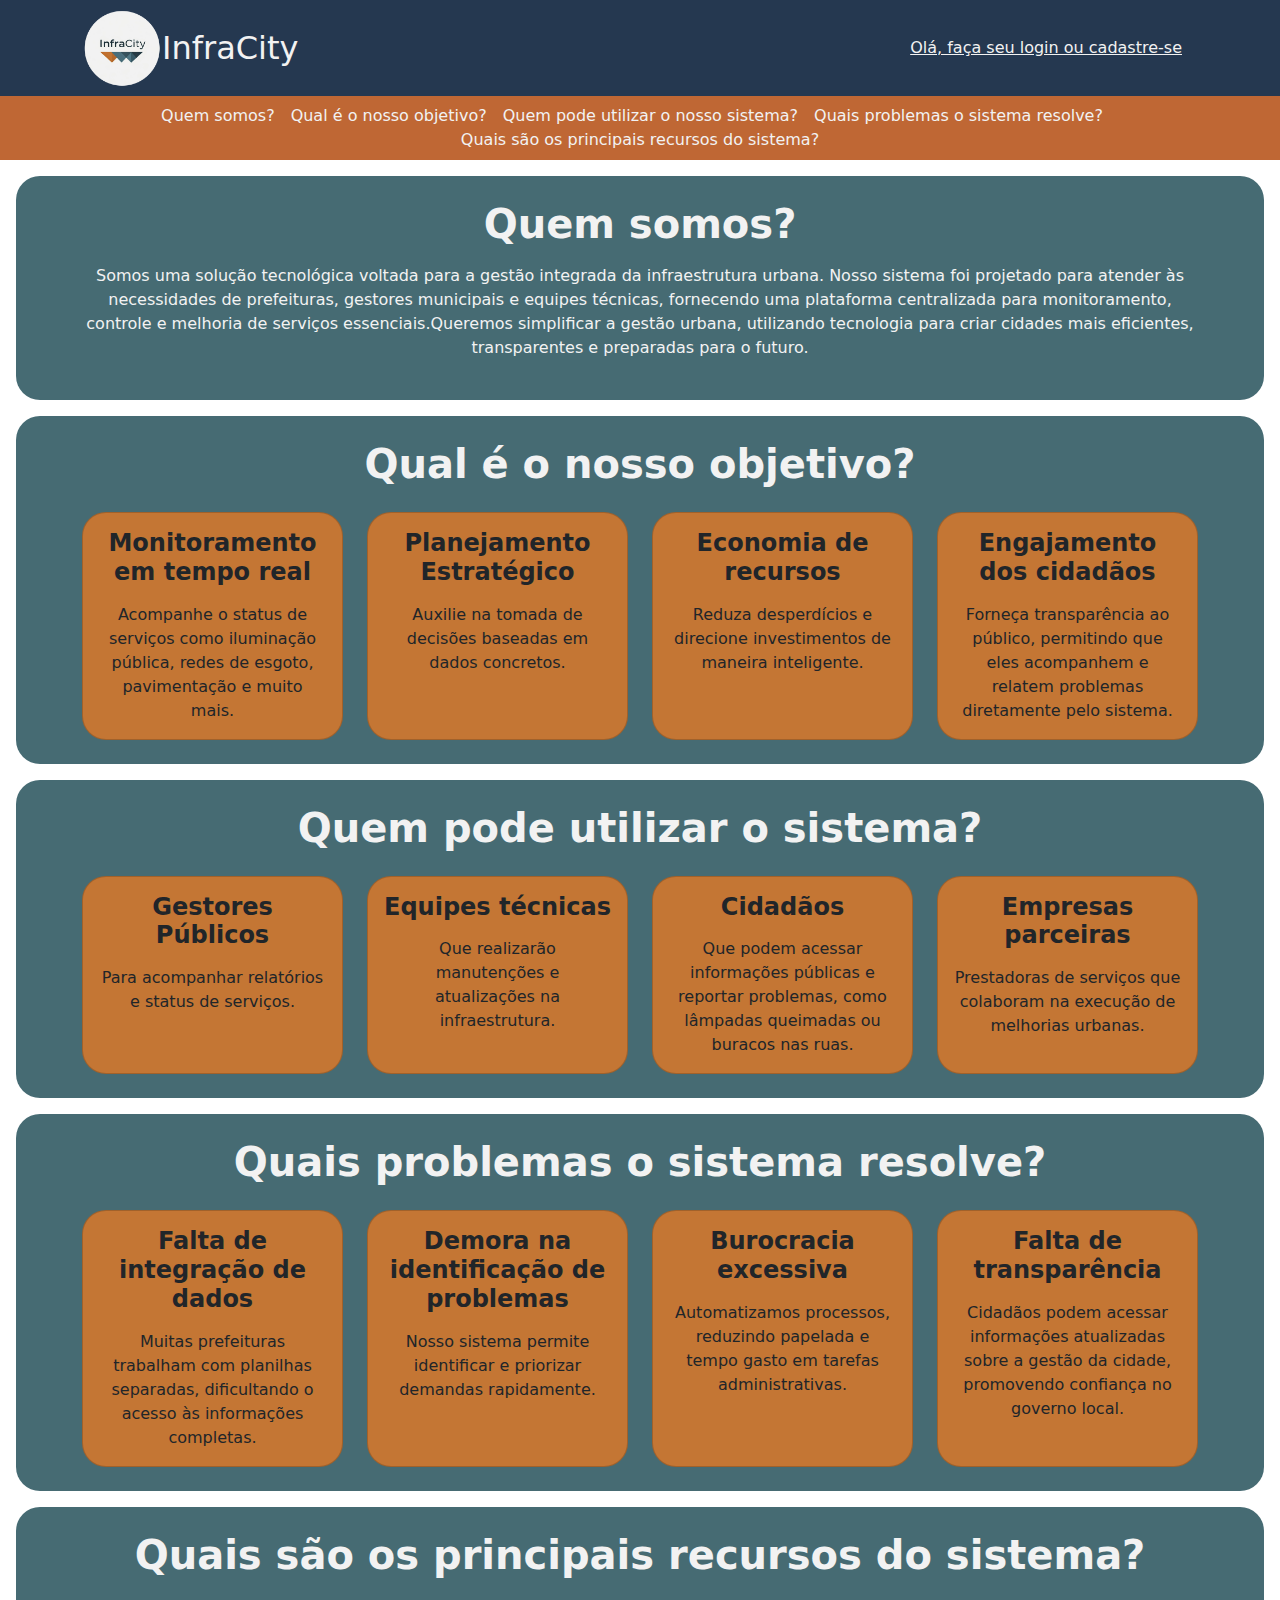
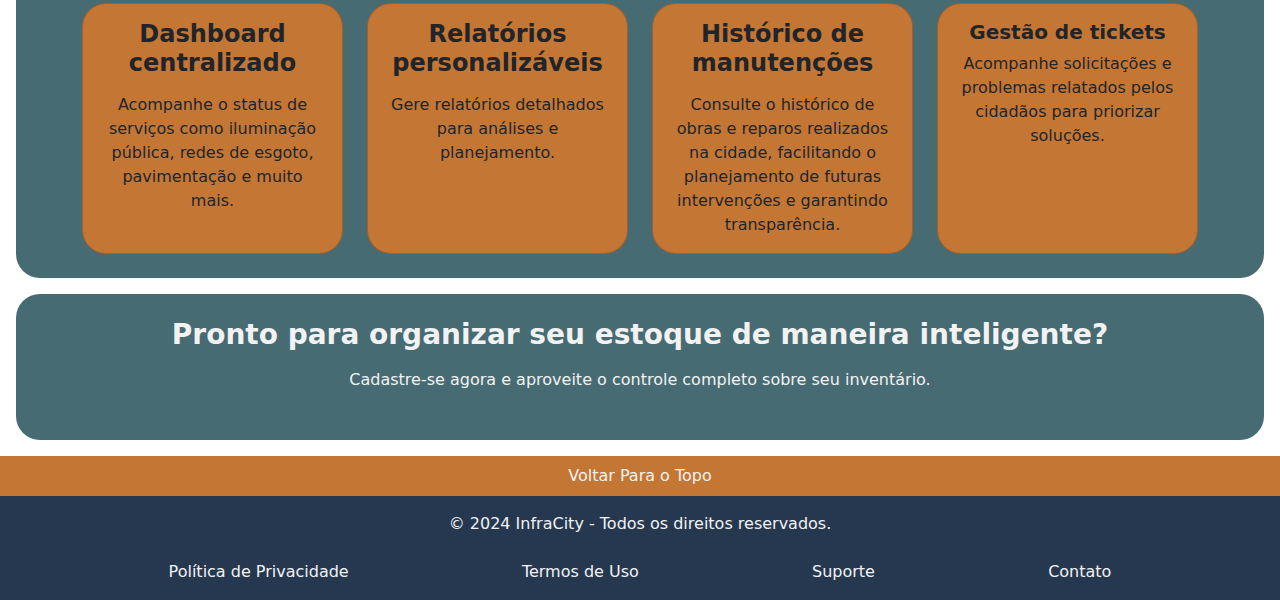
<file: infrastructure/pages/index.html>
<!DOCTYPE html>
<html lang="pt-br">
<head>
    <meta charset="UTF-8">
    <meta name="viewport" content="width=device-width, initial-scale=1.0">
    <!-- Bootstrap CSS -->
    <link href="https://cdn.jsdelivr.net/npm/bootstrap@5.3.0/dist/css/bootstrap.min.css" rel="stylesheet">
    <!-- Bootstrap JavaScript Bundle (inclui Popper.js) -->
    <script src="https://cdn.jsdelivr.net/npm/bootstrap@5.3.0/dist/js/bootstrap.bundle.min.js"></script>
    <link rel="stylesheet" href="../assets/css/global.css">
    <link rel="shortcut icon" href="../assets/images/logo_icon.png" type="image/x-icon">
    <title>Infracity</title>
</head>
<body>
    <!-- Cabeçalho -->
    <header id="logo-container" class="bg-dark justify-content-center">
        <div class="container-md d-flex justify-content-between align-items-center py-2">
            <div class="d-flex align-items-center">
                <img class="logo" src="../assets/images/logo_icon.png" alt="logo do sistema">
                <h1 class="h2 m-0 me-3">
                    <a href="../pages/index.html" class="text-light text-decoration-none">InfraCity</a>
                </h1>
            </div>
            <nav class="d-flex align-items-center">
                <a class="text-light p-3" href="../pages/login/login.html">Olá, faça seu login ou cadastre-se</a>
            </nav>
        </div>
        <nav class="navbar navbar-expand-lg bg-secondary text-light">
            <div class="container-sm">

                <button class="navbar-toggler" type="button" data-bs-toggle="collapse" data-bs-target="#navbarNav" aria-controls="navbarNav" aria-expanded="false" aria-label="Toggle navigation">
                    <span>☰</span> <!-- Ícone alternativo -->
                </button>                

                <div class="collapse navbar-collapse" id="navbarNav">
                    <ul class="nav justify-content-center">
                        <li class="nav-item me-3">
                            <a href="#who-are-we" class="text-light text-decoration-none">Quem somos?</a>
                        </li>
                        <li class="nav-item me-3">
                            <a href="#what-is-our-objective" class="text-light text-decoration-none">Qual é o nosso objetivo?</a>
                        </li>
                        <li class="nav-item me-3">
                            <a href="#who-can-use" class="text-light text-decoration-none">Quem pode utilizar o nosso sistema?</a>
                        </li>
                        <li class="nav-item me-3">
                            <a href="#what-the-system-resolves" class="text-light text-decoration-none">Quais problemas o sistema resolve?</a>
                        </li>
                        <li class="nav-item">
                            <a href="#what-are-the-main-resources" class="text-light text-decoration-none">Quais são os principais recursos do sistema?</a>
                        </li>
                    </ul>
                </div>
            </div>
        </nav>
    </header>

    <!-- Menu de navegação -->

    <!-- Quem Somos? -->
    <section id="who-are-we" class="text-center py-4 bg-light m-3 rounded">
        <div class="container text-light">
            <h2 class="mb-3 fw-bold fs-1"> Quem somos?</h2>
            <p>Somos uma solução tecnológica voltada para a gestão integrada da infraestrutura urbana. Nosso sistema foi projetado para atender às necessidades de prefeituras, gestores municipais e equipes técnicas, fornecendo uma plataforma centralizada para monitoramento, controle e melhoria de serviços essenciais.Queremos simplificar a gestão urbana, utilizando tecnologia para criar cidades mais eficientes, transparentes e preparadas para o futuro.</p>
        </div>
    </section>

    <!-- Qual é o nosso objetivo? -->
    <section id="what-is-our-objective" class="py-4 bg-light m-3 rounded">
        <div class="container-sm text-center text-light">
            <h2 class="text-center mb-4 fw-bold fs-1">Qual é o nosso objetivo?</h2>
            <div class="row row-cols-1 row-cols-md-2 row-cols-lg-4 g-4">
                <div class="col">
                    <div class="card bg-body h-100 rounded">
                        <div class="card-body">
                            <h4 class="card-title fw-bold mb-3">Monitoramento em tempo real</h4>
                            <p class="card-text">Acompanhe o status de serviços como iluminação pública, redes de esgoto, pavimentação e muito mais.</p>
                        </div>
                    </div>
                </div>
                <div class="col">
                    <div class="card bg-body h-100 rounded">
                        <div class="card-body">
                            <h4 class="card-title fw-bold mb-3">Planejamento Estratégico</h4>
                            <p class="card-text">Auxilie na tomada de decisões baseadas em dados concretos.</p>
                        </div>
                    </div>
                </div>
                <div class="col">
                    <div class="card bg-body h-100 rounded">
                        <div class="card-body">
                            <h4 class="card-title fw-bold mb-3">Economia de recursos</h4>
                            <p class="card-text">Reduza desperdícios e direcione investimentos de maneira inteligente.</p>
                        </div>
                    </div>
                </div>
                <div class="col">
                    <div class="card bg-body h-100 rounded">
                        <div class="card-body">
                            <h4 class="card-title fw-bold mb-3">Engajamento dos cidadãos</h4>
                            <p class="card-text"> Forneça transparência ao público, permitindo que eles acompanhem e relatem problemas diretamente pelo sistema.</p>
                        </div>
                    </div>
                </div>
            </div>
        </div>
    </section>

    <!-- Quem pode utilizar o nosso sistema? -->
    <section id="who-can-use" class="py-4 bg-light m-3 rounded">
        <div class="container-sm text-center text-light">
            <h2 class="text-center mb-4 fw-bold fs-1">Quem pode utilizar o sistema?</h2>
            <div class="row row-cols-1 row-cols-md-2 row-cols-lg-4 g-4">
                <div class="col">
                    <div class="card bg-body h-100 rounded">
                        <div class="card-body">
                            <h4 class="card-title fw-bold mb-3">Gestores Públicos</h4>
                            <p class="card-text">Para acompanhar relatórios e status de serviços.</p>
                        </div>
                    </div>
                </div>
                <div class="col">
                    <div class="card bg-body h-100 rounded">
                        <div class="card-body">
                            <h4 class="card-title fw-bold mb-3">Equipes técnicas</h4>
                            <p class="card-text">Que realizarão manutenções e atualizações na infraestrutura.</p>
                        </div>
                    </div>
                </div>
                <div class="col">
                    <div class="card bg-body h-100 rounded">
                        <div class="card-body">
                            <h4 class="card-title fw-bold mb-3">Cidadãos</h4>
                            <p class="card-text">Que podem acessar informações públicas e reportar problemas, como lâmpadas queimadas ou buracos nas ruas.</p>
                        </div>
                    </div>
                </div>
                <div class="col">
                    <div class="card bg-body h-100 rounded">
                        <div class="card-body">
                            <h4 class="card-title fw-bold mb-3">Empresas parceiras</h4>
                            <p class="card-text"> Prestadoras de serviços que colaboram na execução de melhorias urbanas.</p>
                        </div>
                    </div>
                </div>
            </div>
        </div>
    </section>

    <!-- Quais problemas o sistema resolve? -->
    <section id="what-the-system-resolves" class="py-4 bg-light m-3 rounded">
        <div class="container-sm text-center text-light">
            <h2 class="text-center mb-4 fw-bold fs-1">Quais problemas o sistema resolve?</h2>
            <div class="row row-cols-1 row-cols-md-2 row-cols-lg-4 g-4">
                <div class="col">
                    <div class="card bg-body h-100 rounded">
                        <div class="card-body">
                            <h4 class="card-title fw-bold mb-3">Falta de integração de dados</h4>
                            <p class="card-text">Muitas prefeituras trabalham com planilhas separadas, dificultando o acesso às informações completas.</p>
                        </div>
                    </div>
                </div>
                <div class="col">
                    <div class="card bg-body h-100 rounded">
                        <div class="card-body">
                            <h4 class="card-title fw-bold mb-3">Demora na identificação de problemas</h4>
                            <p class="card-text">Nosso sistema permite identificar e priorizar demandas rapidamente.</p>
                        </div>
                    </div>
                </div>
                <div class="col">
                    <div class="card bg-body h-100 rounded">
                        <div class="card-body">
                            <h4 class="card-title fw-bold mb-3">Burocracia excessiva</h4>
                            <p class="card-text">Automatizamos processos, reduzindo papelada e tempo gasto em tarefas administrativas.</p>
                        </div>
                    </div>
                </div>
                <div class="col">
                    <div class="card bg-body h-100 rounded">
                        <div class="card-body">
                            <h4 class="card-title fw-bold mb-3">Falta de transparência</h4>
                            <p class="card-text">Cidadãos podem acessar informações atualizadas sobre a gestão da cidade, promovendo confiança no governo local.</p>
                        </div>
                    </div>
                </div>
            </div>
        </div>
    </section>

    <!-- Quais são os principais recursos do sistema? -->
    <section id="what-are-the-main-resources" class="py-4 bg-light m-3 rounded">
        <div class="container-sm text-center text-light">
            <h2 class="text-center mb-4 fw-bold fs-1">Quais são os principais recursos do sistema?</h2>
            <div class="row row-cols-1 row-cols-md-2 row-cols-lg-4 g-4">
                <div class="col">
                    <div class="card bg-body h-100 rounded">
                        <div class="card-body">
                            <h4 class="card-title fw-bold mb-3">Dashboard centralizado</h4>
                            <p class="card-text">Acompanhe o status de serviços como iluminação pública, redes de esgoto, pavimentação e muito mais.</p>
                        </div>
                    </div>
                </div>
                <div class="col">
                    <div class="card bg-body h-100 rounded">
                        <div class="card-body">
                            <h4 class="card-title fw-bold mb-3">Relatórios personalizáveis</h4>
                            <p class="card-text">Gere relatórios detalhados para análises e planejamento.</p>
                        </div>
                    </div>
                </div>
                <div class="col">
                    <div class="card bg-body h-100 rounded">
                        <div class="card-body">
                            <h4 class="card-title fw-bold mb-3">Histórico de manutenções</h4>
                            <p class="card-text">Consulte o histórico de obras e reparos realizados na cidade, facilitando o planejamento de futuras intervenções e garantindo transparência.</p>
                        </div>
                    </div>
                </div>
                <div class="col">
                    <div class="card bg-body h-100 rounded">
                        <div class="card-body">
                            <h4 class="card-title fw-bold fs-5">Gestão de tickets</h4>
                            <p class="card-text">Acompanhe solicitações e problemas relatados pelos cidadãos para priorizar soluções.</p>
                        </div>
                    </div>
                </div>
            </div>
        </div>
    </section>

    <!-- Chamada para Ação -->
    <section id="call-to-action" class="py-4 bg-light text-light text-center rounded m-3">
        <div class="container">
            <h3 class="fw-bold mb-3">Pronto para organizar seu estoque de maneira inteligente?</h3>
            <p class="mb-4">Cadastre-se agora e aproveite o controle completo sobre seu inventário.</p>
        </div>
    </section>

    <!-- Voltar para o topo -->
    <section id="back-to-top" class="text-center bg-body py-2 mb-">
        <div class="container-sm">
            <a class="text-light text-decoration-none" href="#logo-container">Voltar Para o Topo</a>
        </div>
    </section>

    <!-- Rodapé -->
    <footer class="bg-dark text-light text-center py-3">
        <p class="mb-4">&copy; 2024 InfraCity - Todos os direitos reservados.</p>
        <nav class="d-flex">
            <div class="container-sm">
                <ul class="nav justify-content-around">
                    <li class="nav-item">
                        <a href="#" class="text-light text-decoration-none">Política de Privacidade</a>
                    </li>
                    <li class="nav-item">
                        <a href="#" class="text-light text-decoration-none">Termos de Uso</a>
                    </li>
                    <li class="nav-item">
                        <a href="#" class="text-light text-decoration-none">Suporte</a>
                    </li>
                    <li class="nav-item">
                        <a href="#" class="text-light text-decoration-none">Contato</a>
                    </li>
                </ul>
            </div>
        </nav>
    </footer>
</body>
</html>
</file>
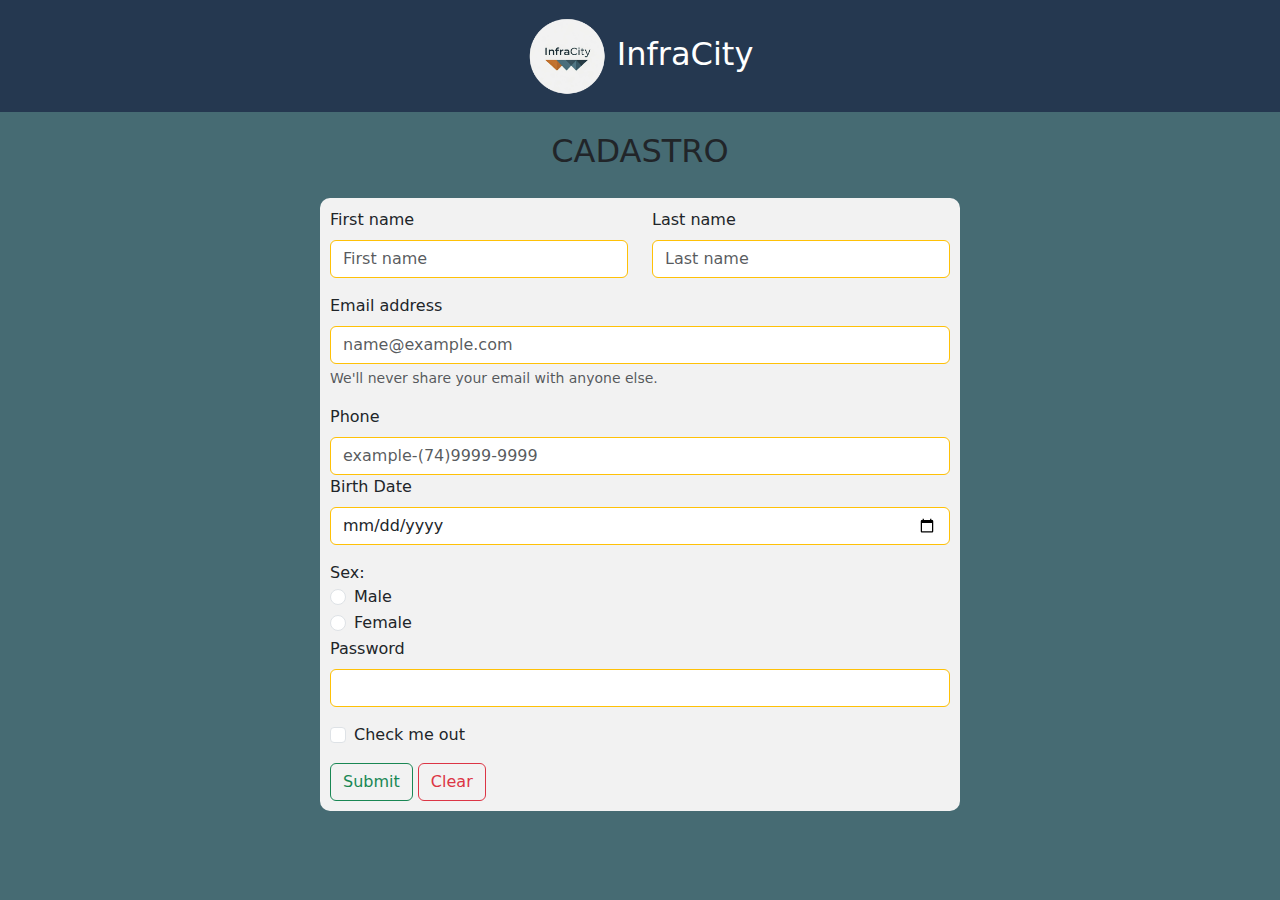
<file: infrastructure/pages/cadastro.html>
<!DOCTYPE html>
<html lang="en">
<head>
    <meta charset="UTF-8">
    <meta name="viewport" content="width=device-width, initial-scale=1.0">
    <link rel="shortcut icon" href="../assets/images/logo_icon.png">
    <link rel="stylesheet" href="../assets/css/cadastro.css">
    <link href="https://cdn.jsdelivr.net/npm/bootstrap@5.3.3/dist/css/bootstrap.min.css" rel="stylesheet" integrity="sha384-QWTKZyjpPEjISv5WaRU9OFeRpok6YctnYmDr5pNlyT2bRjXh0JMhjY6hW+ALEwIH" crossorigin="anonymous">
    <!-- Importação do framework Bootstrap para estilização e layout responsivo -->
    <title>Cadastro</title>
</head>
<body class="body">
    <header class="container-fluid text-white py-3">
        <span>
            <img src="../assets/images/logo_icon.png" alt="infracity-icon" class="d-inline-block align-text-center header-icon">
            InfraCity
        </span>
    </header>
    <main>
        <h2 class=" h2" >CADASTRO</h2>
        <form id="form-custom" action="">
            <div class="row">
                <div class="col mb-3">
                    <label for="InputName1" class="form-label">First name</label> <!-- Rótulo para o campo de entrada de nome -->
                    <input type="name" class="border border-warning form-control" id="InputName1" required placeholder="First name" title="This is a required field"> <!-- Campo de entrada para nome, obrigatório -->
                </div>
                <div class="col mb-3">
                    <label for="InputName1" class="form-label">Last name</label> <!-- Rótulo para o campo de entrada de nome -->
                    <input type="name" class="border border-warning form-control" id="InputName1" required placeholder="Last name" title="This is a required field"> <!-- Campo de entrada para nome, obrigatório -->
                </div>
              </div>
            
            <div class="mb-3">
                <label for="InputEmail1" class="form-label">Email address</label>
                <input type="email" class="border border-warning form-control" id="InputEmail1" aria-describedby="emailHelp" placeholder="name@example.com" title="This is a required field">
                <div id="emailHelp" class="form-text">We'll never share your email with anyone else.</div>
              </div>
              <div>
                <label for="InputPhone" class="form-label">Phone</label>
                <input type="tel" class="border border-warning form-control" id="InputPhone" title="This is a required field" placeholder="example-(74)9999-9999">
              </div>
              <div class="mb-3">
                <label for="birthdate" class="form-label">Birth Date</label> <!-- Rótulo para o campo de entrada de data de nascimento -->
                <input type="date" class="border border-warning form-control" id="birthdate" name="birthdate"> <!-- Campo de entrada para data de nascimento -->
              </div>
              <label>Sex: </label> <!-- Rótulo para o grupo de opções de gênero -->
              <div class="form-check">
                <input class="form-check-input" type="radio" name="flexRadioDefault" id="flexRadioDefault1"> <!-- Botão de seleção para "Masculino" -->
                <label class="form-check-label" for="flexRadioDefault1">
                  Male
                </label>
              </div>
              <div class="form-check">
                <input class="form-check-input" type="radio" name="flexRadioDefault" id="flexRadioDefault1"> <!-- Botão de seleção para "Feminino" -->
                <label class="form-check-label" for="flexRadioDefault1">
                  Female
                </label>
              </div>
              <div class="mb-3">
                <label for="InputPassword1" class="form-label">Password</label>
                <input type="password" class="border border-warning form-control" id="InputPassword1" title="This is a required field">
              </div>
              <div class="mb-3 form-check">
                <input type="checkbox" class="form-check-input" id="exampleCheck1">
                <label class="form-check-label" for="exampleCheck1">Check me out</label>
              </div>
              <button type="submit" class="btn btn-outline-success">Submit</button>
              <button type="reset" class="btn btn-outline-danger">Clear</button>
        </form>
    </main>
    <script src="https://cdn.jsdelivr.net/npm/bootstrap@5.3.3/dist/js/bootstrap.bundle.min.js" integrity="sha384-YvpcrYf0tY3lHB60NNkmXc5s9fDVZLESaAA55NDzOxhy9GkcIdslK1eN7N6jIeHz" crossorigin="anonymous"></script>
    <!-- Inclusão do script JavaScript do Bootstrap para funcionalidades interativas -->
</body>
</html>
</file>
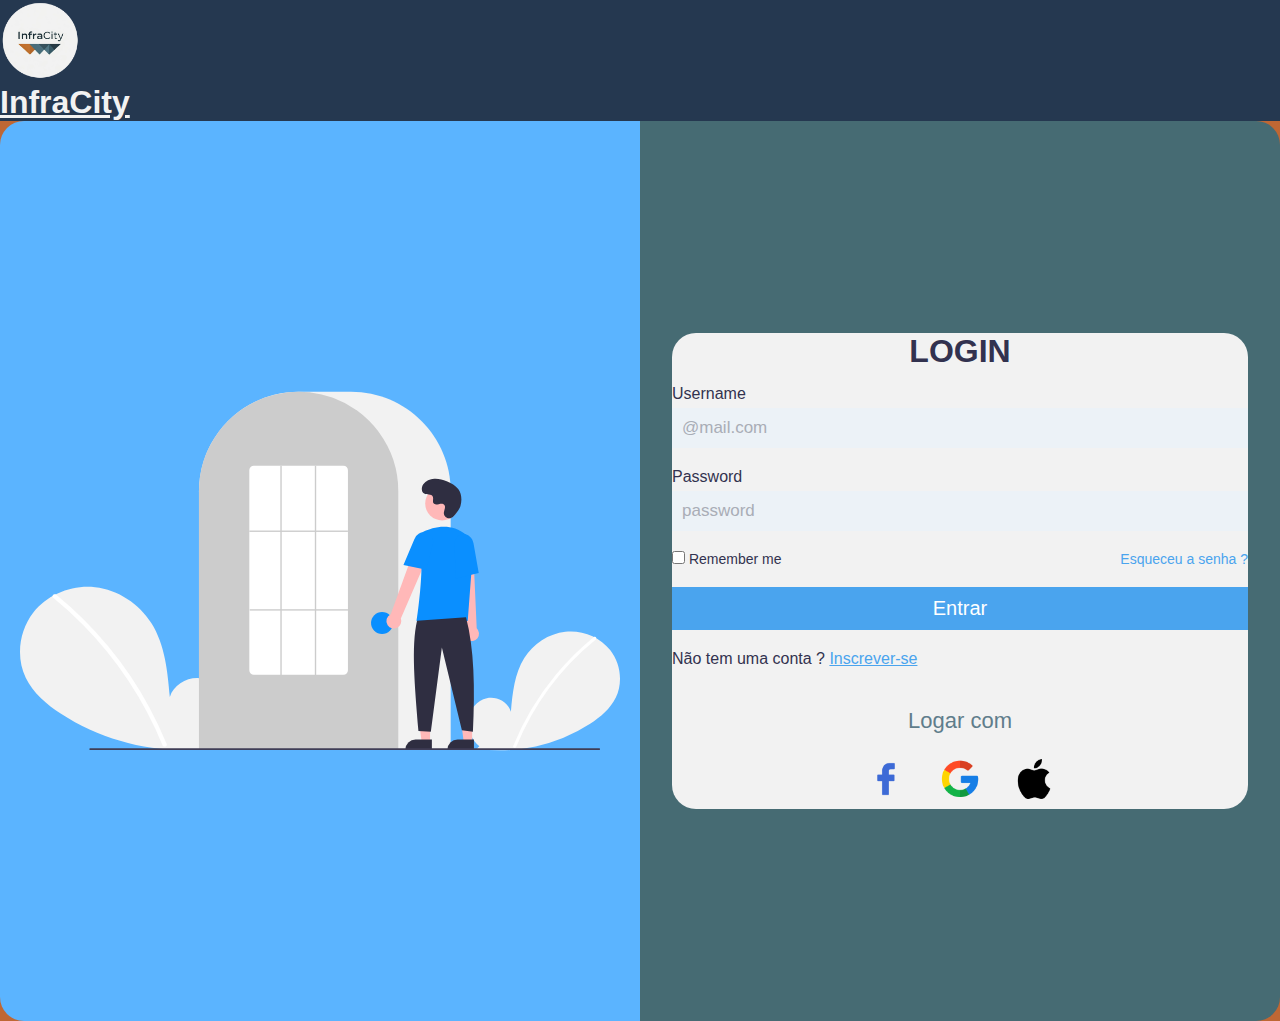
<file: infrastructure/pages/login/login.html>
<!DOCTYPE html>
<html lang="pt-br">
  <head>
    <meta charset="UTF-8" />
    <meta name="viewport" content="width=device-width, initial-scale=1.0" />
    <title>Login</title>
    <link rel="shortcut icon" href="../../assets/images/logo_icon.png" type="image/x-icon">
    <!--Links css-->
    <link rel="stylesheet" href="../login/login.css" />
  </head>
  <body class="bg-secondary">
    <header id="logo-container" class="bg-dark justify-content-center">
      <div class="container-md d-flex justify-content-center align-items-center py-3">
        <div class="d-flex align-items-center">
            <img class="logo" src="../../assets/images/logo_icon.png" alt="logo do sistema">
            <h1 class="h2 m-0 ml-2">
                <a href="../../pages/index.html" class="text-light text-decoration-none">InfraCity</a>
            </h1>
        </div>
    </div>
   </header>
   <main class="mx-3 mb-3">
     <div class="container-login my-3 ">
       <div class="img-box rounded-left">
         <img src="../../assets/images/login.svg" alt="Tela login" />
       </div>
       <div class="content-box bg-light rounded-right">
         <div class="form-box p-3 bg-white rounded">
           <h2>Login</h2>
           <form>
             <div class="input-box">
               <span>Username</span>
               <input type="email" class="border border-success-subtle form-control" placeholder="@mail.com" />
             </div>
             <div class="input-box">
               <span>Password</span>
               <input type="password" class="border border-success-subtle form-control" placeholder="password" />
             </div>
             <div class="remember">
               <label >
                 <input type="checkbox"> Remember me
               </label>
               <a href="#">Esqueceu a senha ?</a>
             </div>
             <div class="input-box">
               <input type="submit" value="Entrar">
             </div>
             <div class="input-box">
               <p>Não tem uma conta ? <a href="../register/cadastro.html">Inscrever-se</a></p>
             </div>
           </form>
           <h3>Logar com</h3>
           <ul class="ul">
             <li><img src="../../assets/images/facebook.png" alt="facebook"></li>
             <li><img src="../../assets/images/google.png" alt="google"></li>
             <li><img src="../../assets/images/apple.png" alt="apple"></li>
           </ul>
         </div>
       </div>
     </div>
   </main>
  </body>
</html>
</file>
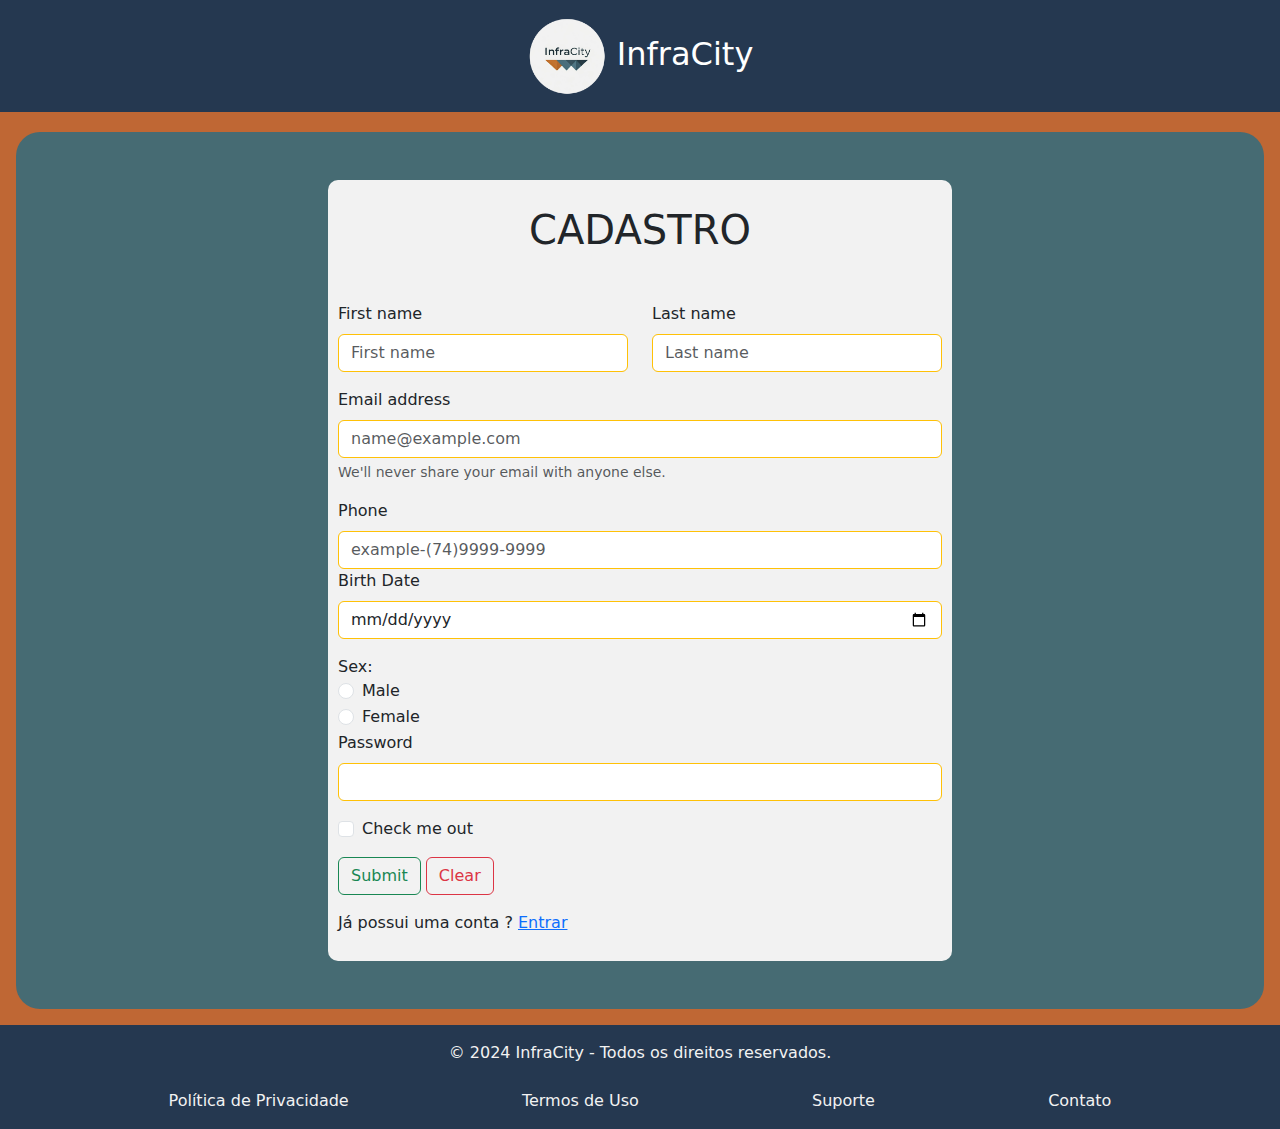
<file: infrastructure/pages/register/cadastro.html>
<!DOCTYPE html>
<html lang="en">
<head>
    <meta charset="UTF-8">
    <meta name="viewport" content="width=device-width, initial-scale=1.0">
    <link rel="shortcut icon" href="../../assets/images/logo_icon.png">
    <link href="https://cdn.jsdelivr.net/npm/bootstrap@5.3.3/dist/css/bootstrap.min.css" rel="stylesheet" integrity="sha384-QWTKZyjpPEjISv5WaRU9OFeRpok6YctnYmDr5pNlyT2bRjXh0JMhjY6hW+ALEwIH" crossorigin="anonymous">
    <link rel="stylesheet" href="../register/cadastro.css">
    <title>Cadastro</title>
</head>
<body class="bg-secondary">
    <header class="container-fluid text-white py-3">
        <span>
            <img src="../../assets/images/logo_icon.png" alt="infracity-icon" class="d-inline-block align-text-center header-icon">
            InfraCity
        </span>
    </header>
    <main class="bg-light mx-3 mb-3 rounded">
        <form id="form-custom" action="../home/adm/home.html" class="my-5">
              <div class="row">
                <div class="d-flex justify-content-center">
                  <h2 class="h2 mb-5 mt-3 fs-1">CADASTRO</h2>
                </div>
                <div class="col mb-3">
                    <label for="InputName1" class="form-label">First name</label> <!-- Rótulo para o campo de entrada de nome -->
                    <input type="name" class="border border-warning form-control" id="InputName1" required placeholder="First name" title="This is a required field"> <!-- Campo de entrada para nome, obrigatório -->
                </div>
                <div class="col mb-3">
                    <label for="InputName1" class="form-label">Last name</label> <!-- Rótulo para o campo de entrada de nome -->
                    <input type="name" class="border border-warning form-control" id="InputName1" required placeholder="Last name" title="This is a required field"> <!-- Campo de entrada para nome, obrigatório -->
                </div>
              </div>
            
            <div class="mb-3">
                <label for="InputEmail1" class="form-label">Email address</label>
                <input type="email" class="border border-warning form-control" id="InputEmail1" aria-describedby="emailHelp" placeholder="name@example.com" title="This is a required field">
                <div id="emailHelp" class="form-text">We'll never share your email with anyone else.</div>
              </div>
              <div>
                <label for="InputPhone" class="form-label">Phone</label>
                <input type="tel" class="border border-warning form-control" id="InputPhone" title="This is a required field" placeholder="example-(74)9999-9999">
              </div>
              <div class="mb-3">
                <label for="birthdate" class="form-label">Birth Date</label> <!-- Rótulo para o campo de entrada de data de nascimento -->
                <input type="date" class="border border-warning form-control" id="birthdate" name="birthdate"> <!-- Campo de entrada para data de nascimento -->
              </div>
              <label>Sex: </label> <!-- Rótulo para o grupo de opções de gênero -->
              <div class="form-check">
                <input class="form-check-input" type="radio" name="flexRadioDefault" id="flexRadioDefault1"> <!-- Botão de seleção para "Masculino" -->
                <label class="form-check-label" for="flexRadioDefault1">
                  Male
                </label>
              </div>
              <div class="form-check">
                <input class="form-check-input" type="radio" name="flexRadioDefault" id="flexRadioDefault1"> <!-- Botão de seleção para "Feminino" -->
                <label class="form-check-label" for="flexRadioDefault1">
                  Female
                </label>
              </div>
              <div class="mb-3">
                <label for="InputPassword1" class="form-label">Password</label>
                <input type="password" class="border border-warning form-control" id="InputPassword1" title="This is a required field">
              </div>
              <div class="mb-3 form-check">
                <input type="checkbox" class="form-check-input" id="exampleCheck1">
                <label class="form-check-label" for="exampleCheck1">Check me out</label>
              </div>
              <button type="submit" class="btn btn-outline-success">Submit</button>
              <button type="reset" class="btn btn-outline-danger">Clear</button>
              <div class="input-box mt-3">
                <p>Já possui uma conta ? <a href="../login/login.html">Entrar</a></p>
              </div>
        </form>
    </main>
    <!-- Rodapé -->
    <footer class="bg-dark text-light text-center py-3">
      <p class="mb-4">&copy; 2024 InfraCity - Todos os direitos reservados.</p>
      <nav class="d-flex">
          <div class="container-sm">
              <ul class="nav justify-content-around">
                  <li class="nav-item">
                      <a href="#" class="text-light text-decoration-none">Política de Privacidade</a>
                  </li>
                  <li class="nav-item">
                      <a href="#" class="text-light text-decoration-none">Termos de Uso</a>
                  </li>
                  <li class="nav-item">
                      <a href="#" class="text-light text-decoration-none">Suporte</a>
                  </li>
                  <li class="nav-item">
                      <a href="#" class="text-light text-decoration-none">Contato</a>
                  </li>
              </ul>
          </div>
      </nav>
  </footer>
    <script src="https://cdn.jsdelivr.net/npm/bootstrap@5.3.3/dist/js/bootstrap.bundle.min.js" integrity="sha384-YvpcrYf0tY3lHB60NNkmXc5s9fDVZLESaAA55NDzOxhy9GkcIdslK1eN7N6jIeHz" crossorigin="anonymous"></script>
    <!-- Inclusão do script JavaScript do Bootstrap para funcionalidades interativas -->
</body>
</html>
</file>
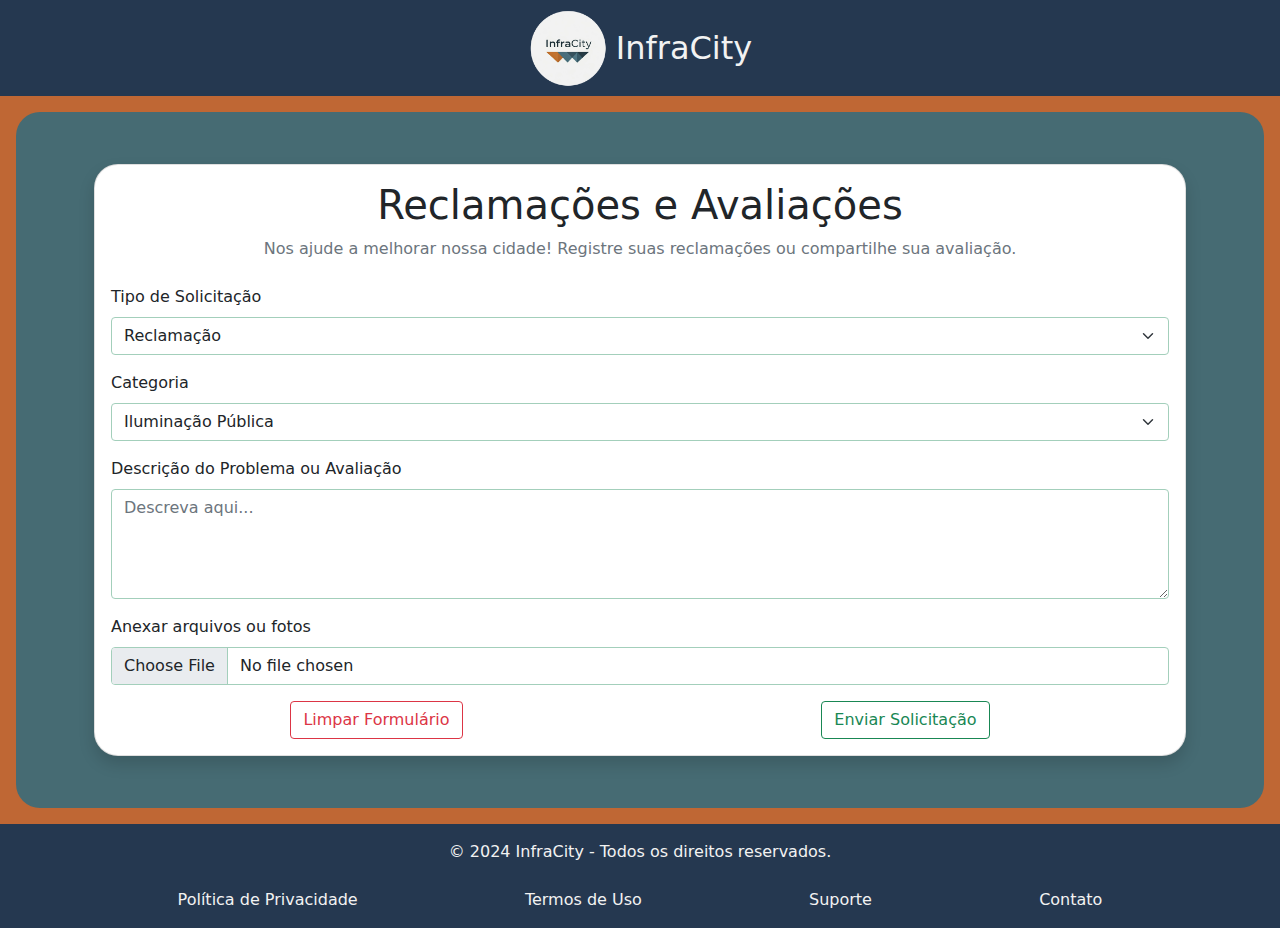
<file: infrastructure/pages/home/resident/home.html>
<!DOCTYPE html>
<html lang="pt-br">
<head>
    <meta charset="UTF-8">
    <meta name="viewport" content="width=device-width, initial-scale=1.0">
    <title>Reclamação / Avaliação</title>
    <link href="https://cdn.jsdelivr.net/npm/bootstrap@5.3.0/dist/css/bootstrap.min.css" rel="stylesheet">
    <script src="https://cdn.jsdelivr.net/npm/bootstrap@5.3.0/dist/js/bootstrap.bundle.min.js"></script>
    <!-- Bootstrap CSS -->
    <link rel="stylesheet" href="../../../assets/css/bootstrap.css">
    <link rel="stylesheet" href="../resident/home.css">
    <link rel="shortcut icon" href="../../../assets/images/logo_icon.png" type="image/x-icon">
</head>
<body class="bg-secondary">
    <header id="logo-container" class="bg-dark">
        <div class="container-md d-flex justify-content-center align-items-center py-2">
            <img class="logo " src="../../../assets/images/logo_icon.png" alt="logo do sistema">
            <h1 class="fs-2 m-0 ms-2 text-light">InfraCity</h1>
        </div>
        <!-- <nav class="navbar navbar-expand-lg bg-secondary text-light">
            <div class="container-sm">

                <button class="navbar-toggler" type="button" data-bs-toggle="collapse" data-bs-target="#navbarNav" aria-controls="navbarNav" aria-expanded="false" aria-label="Toggle navigation">
                    <span class="navbar-toggler-icon"></span>
                </button>

                <div class="collapse navbar-collapse" id="navbarNav">
                    <ul class="nav justify-content-center">
                        <li class="nav-item me-3">
                            <a href="#who-are-we" class="text-light text-decoration-none">Quem somos?</a>
                        </li>
                        <li class="nav-item me-3">
                            <a href="#what-is-our-objective" class="text-light text-decoration-none">Qual é o nosso objetivo?</a>
                        </li>
                        <li class="nav-item me-3">
                            <a href="#who-can-use" class="text-light text-decoration-none">Quem pode utilizar o nosso sistema?</a>
                        </li>
                        <li class="nav-item me-3">
                            <a href="#what-the-system-resolves" class="text-light text-decoration-none">Quais problemas o sistema resolve?</a>
                        </li>
                        <li class="nav-item">
                            <a href="#what-are-the-main-resources" class="text-light text-decoration-none">Quais são os principais recursos do sistema?</a>
                        </li>
                    </ul>
                </div>
            </div>
        </nav> -->
    </header>
    <main class="bg-light py-1 mx-3 m-3  rounded">
        <!-- Container principal -->
        <div class="container my-5">
           <!-- Formulário -->
           <div class="card shadow rounded">
               <div class="card-body">
                   <form id="form-solicitacao">
                       <div class="text-center mb-4">
                           <h1>Reclamações e Avaliações</h1>
                           <p class="text-muted">Nos ajude a melhorar nossa cidade! Registre suas reclamações ou compartilhe sua avaliação.</p>
                       </div>
                       
                       <!-- <div class="mb-3">
                           <label for="nome" class="form-label">Nome do Morador (opcional)</label>
                           <input type="text" class="form-control" id="nome" placeholder="Digite seu nome">
                       </div>
   
                       
                       <div class="mb-3">
                           <label for="contato" class="form-label">Contato (e-mail ou telefone)</label>
                           <input type="text" class="form-control" id="contato" placeholder="Digite seu e-mail ou telefone">
                       </div> -->
   
                       <!-- Tipo de solicitação -->
                       <div class="mb-3">
                           <label class="form-label">Tipo de Solicitação</label>
                           <select class="form-select border-success-subtle" id="tipoSolicitacao">
                               <option value="reclamacao" selected>Reclamação</option>
                               <option value="avaliacao">Avaliação</option>
                           </select>
                       </div>
   
                       <!-- Categoria para reclamação -->
                       <div class="mb-3" id="reclamacao-categorias">
                           <label class="form-label">Categoria</label>
                           <select class="form-select border-success-subtle">
                               <option value="iluminacao">Iluminação Pública</option>
                               <option value="pavimentacao">Pavimentação</option>
                               <option value="saneamento">Saneamento</option>
                               <option value="outros">Outros</option>
                           </select>
                       </div>
   
                       <!-- Notas para avaliação -->
                       <div class="mb-3 d-none" id="avaliacao-categorias">
                           <label class="form-label">Atribua uma nota (1 a 5) para cada categoria:</label>
                           <div class="mb-2">
                               <label for="nota-iluminacao" class="form-label">Iluminação Pública</label>
                               <input type="number" class="form-control border-success-subtle" id="nota-iluminacao" min="1" max="5" placeholder="Digite uma nota de 1 a 5">
                           </div>
                           <div class="mb-2">
                               <label for="nota-pavimentacao" class="form-label">Pavimentação</label>
                               <input type="number" class="form-control border-success-subtle" id="nota-pavimentacao" min="1" max="5" placeholder="Digite uma nota de 1 a 5">
                           </div>
                           <div class="mb-2">
                               <label for="nota-saneamento" class="form-label">Saneamento</label>
                               <input type="number" class="form-control border-success-subtle" id="nota-saneamento" min="1" max="5" placeholder="Digite uma nota de 1 a 5">
                           </div>
                           <div class="mb-2">
                               <label for="nota-outros" class="form-label">Outros</label>
                               <div class="d-flex justify-content-between">
                                   <input type="text" class="form-control border-success-subtle" id="nota-outros-text" placeholder="Informe o nome da categoria">
                                   <input type="number" class="form-control border-success-subtle" id="nota-outros" min="1" max="5" placeholder="Digite uma nota de 1 a 5">
                               </div>
                           </div>
                       </div>
   
                       <!-- Descrição -->
                       <div class="mb-3">
                           <label for="descricao" class="form-label">Descrição do Problema ou Avaliação</label>
                           <textarea class="form-control border-success-subtle" id="descricao" rows="4" placeholder="Descreva aqui..."></textarea>
                       </div>
   
                       <!-- Anexar arquivos -->
                       <div class="mb-3" id="anexo-evidencias">
                           <label for="anexo" class="form-label">Anexar arquivos ou fotos</label>
                           <input type="file" class="form-control border-success-subtle" id="anexo">
                       </div>
   
                       <!-- Botões -->
                       <div class="d-flex justify-content-around">
                           <button type="reset" class="btn btn-outline-danger">Limpar Formulário</button>
                           <button type="submit" class="btn btn-outline-success">Enviar Solicitação</button>
                       </div>
                   </form>
               </div>
           </div>
       </div>
    </main>

    <!-- Rodapé -->
    <footer class="bg-dark text-light text-center py-3">
        <p class="mb-4">&copy; 2024 InfraCity - Todos os direitos reservados.</p>
        <nav class="d-flex">
            <div class="container-sm">
                <ul class="nav justify-content-around">
                    <li class="nav-item">
                        <a href="#" class="text-light text-decoration-none">Política de Privacidade</a>
                    </li>
                    <li class="nav-item">
                        <a href="#" class="text-light text-decoration-none">Termos de Uso</a>
                    </li>
                    <li class="nav-item">
                        <a href="#" class="text-light text-decoration-none">Suporte</a>
                    </li>
                    <li class="nav-item">
                        <a href="#" class="text-light text-decoration-none">Contato</a>
                    </li>
                </ul>
            </div>
        </nav>
    </footer>

    <!-- Bootstrap JS -->
    <script>
        const tipoSolicitacao = document.getElementById('tipoSolicitacao');
        const reclamacaoCategorias = document.getElementById('reclamacao-categorias');
        const avaliacaoCategorias = document.getElementById('avaliacao-categorias');
        const anexoEvidencias = document.getElementById('anexo-evidencias');
        // Alternar visibilidade com base no tipo de solicitação
        tipoSolicitacao.addEventListener('change', () => {
            if (tipoSolicitacao.value === 'reclamacao') {
                reclamacaoCategorias.classList.remove('d-none');
                avaliacaoCategorias.classList.add('d-none');
                anexoEvidencias.classList.remove('d-none');
            } else if (tipoSolicitacao.value === 'avaliacao') {
                avaliacaoCategorias.classList.remove('d-none');
                reclamacaoCategorias.classList.add('d-none');
                anexoEvidencias.classList.add('d-none');
            }
        });
    </script>
</body>
</html>
</file>
<file: infrastructure/assets/css/global.css>
.logo{
    width: 80px;
    height: 80px;
}

.bg-dark{
    background-color: #253850 !important;
}

.bg-secondary{
    background-color: #bf6734 !important;
}

.bg-light{
    background-color: #466b73 !important;
}

.bg-body{
    background-color: #C47634 !important;
}
 
.text-light{
    color: #f2f2f2 !important;
}

.rounded{
    border-radius: 24px !important;
}

#navbarNav a:hover{
    border-radius: 10px !important;
    padding: 5px !important;
    padding-bottom: 10px !important;
    background-color: #466b73;
}
</file>
<file: infrastructure/assets/css/cadastro.css>
.body{
    background-color: #466B73;
}

header{
    background-color: #253850 !important;
    color: white;
    font-size: large;
    margin-bottom: 20px;
    display: flex;
    justify-content: center;
    font-size: 2em;
}

main{
    display: flex;
    flex-direction: column;
    align-items: center;
}

.header-icon{
    width: 80px;
    height: 80px;
}

#form-custom{
    margin: 20px;
    padding: 10px;
    background-color: #F2F2F2;
    width: 50%;
    border-radius: 10px;
}

@media (max-width: 1200px) {
    #form-custom{
        width: 80%;
    }
}
</file>
<file: infrastructure/pages/login/login.css>
@import url(../../assets/css/global.css);

* {
  margin: 0;
  padding: 0;
  box-sizing: border-box;
  font-family: Arial, Helvetica, sans-serif;
}

.rounded-left{
  border-top-left-radius: 24px !important;
  border-bottom-left-radius: 24px !important;
}

.rounded-right{
  border-top-right-radius: 24px !important;
  border-bottom-right-radius: 24px !important;
}

.bg-white{
  background-color: #f2f2f2;
}

.container-login {
  position: relative;
  width: 100%;
  height: 100vh;
  display: flex;
}

.img-box {
  width: 50%;
  height: 100%;
  background-color: #5bb4ff;
  padding: 20px;
}

.img-box img {
  width: 100%;
  height: 100%;
}

.content-box {
  display: flex;
  justify-content: center;
  align-items: center;
  width: 50%;
  height: 100%;
}

.content-box .form-box {
  width: 90%;
}

.content-box .form-box .ul {
  display: flex;
  align-items: center;
  justify-content: center;
}

.content-box .form-box .ul li {
  list-style: none;
  width: 60px;
  height: 60px;
  display: flex;
  justify-content: center;
  align-items: center;
  border-radius: 50%;
  margin: 0 7px;
  cursor: pointer;
  transition: 0.3s;
}

.content-box .form-box .ul li:hover {
  background: #e4e4e4;
}

.form-box .ul li img {
  width: 40px;
}

.content-box .form-box h2 {
  color: #32324f;
  font-weight: 600;
  font-size: 2em;
  text-transform: uppercase;
  margin-bottom: 15px;
  text-align: center;
}

.content-box .form-box .input-box {
  margin-bottom: 20px;
}

.content-box .form-box .input-box input {
  width: 100%;
  padding: 10px;
  outline: none;
  font-weight: 400;
  border: none;
  font-size: 17px;
  color: #32324f;
  background-color: #ecf2f7;
}

.content-box .form-box .input-box span {
  font-size: 16px;
  margin-bottom: 5px;
  display: inline-block;
  color: #32324f;
  font-weight: 400;
}

.content-box .form-box .input-box input::placeholder {
  color: #a9adb6;
}

.content-box .form-box .input-box input[type="submit"] {
  background: #4aa4ee;
  color: #fff;
  outline: none;
  border: none;
  font-weight: 500;
  cursor: pointer;
  font-size: 20px;
  transition: 0.3s;
}

.content-box .form-box .input-box input[type="submit"]:hover {
    background: #3286ca;
}

.content-box .form-box .remember {
    margin-bottom: 20px;
    color: #32324f;
    font-weight: 400;
    font-size: 14px;
    cursor: pointer;
    display: flex;
    justify-content: space-between;
}

.content-box .form-box .remember a {
    text-decoration: none;
    color: #4aa4ee;
}

.content-box .form-box .remember a:hover {
    color: #3286ca;
}

.content-box .form-box .input-box p {
    color: #32324f;
}

.content-box .form-box .input-box p a{
    color: #4aa4ee;
}

.content-box .form-box .input-box p a:hover{
    color: #3286ca;
}

.content-box .form-box h3 {
    color: #607d8b;
    text-decoration: none;
    margin: 40px 0 15px;
    font-weight: 500;
    text-align: center;
    font-size: 22px;
}

@media (max-width:868px) {
    .container-login .img-box {
        display: none;
    }

    .container-login .content-box {
        width: 100%;
    }

    .container-login .content-box .form-box {
        width: 100%;
        padding: 40px;
        background: white;
        margin: 50px;
    }

    .container-login .content-box .form-box h3 {
        margin: 30px 0 10px;
    }
}

@media (max-width:450px) {
    .container-login .content-box .form-box .remember{
        flex-wrap: wrap; 
    }

    .container-login .content-box .form-box .remember a{
        margin-top: 20px;
    }
}
</file>
<file: infrastructure/pages/register/cadastro.css>
@import url(../../assets/css/global.css);

header{
    background-color: #253850 !important;
    color: white;
    font-size: large;
    margin-bottom: 20px;
    display: flex;
    justify-content: center;
    font-size: 2em;
}

main{
    display: flex;
    flex-direction: column;
    align-items: center;
}

.header-icon{
    width: 80px;
    height: 80px;
}

#form-custom{
    margin: 20px;
    padding: 10px;
    background-color: #F2F2F2;
    width: 50%;
    border-radius: 10px;
}

@media (max-width: 1200px) {
    #form-custom{
        width: 80%;
    }
}
</file>
<file: infrastructure/pages/home/resident/home.css>
@import url(../../../assets/css/global.css);
</file>
